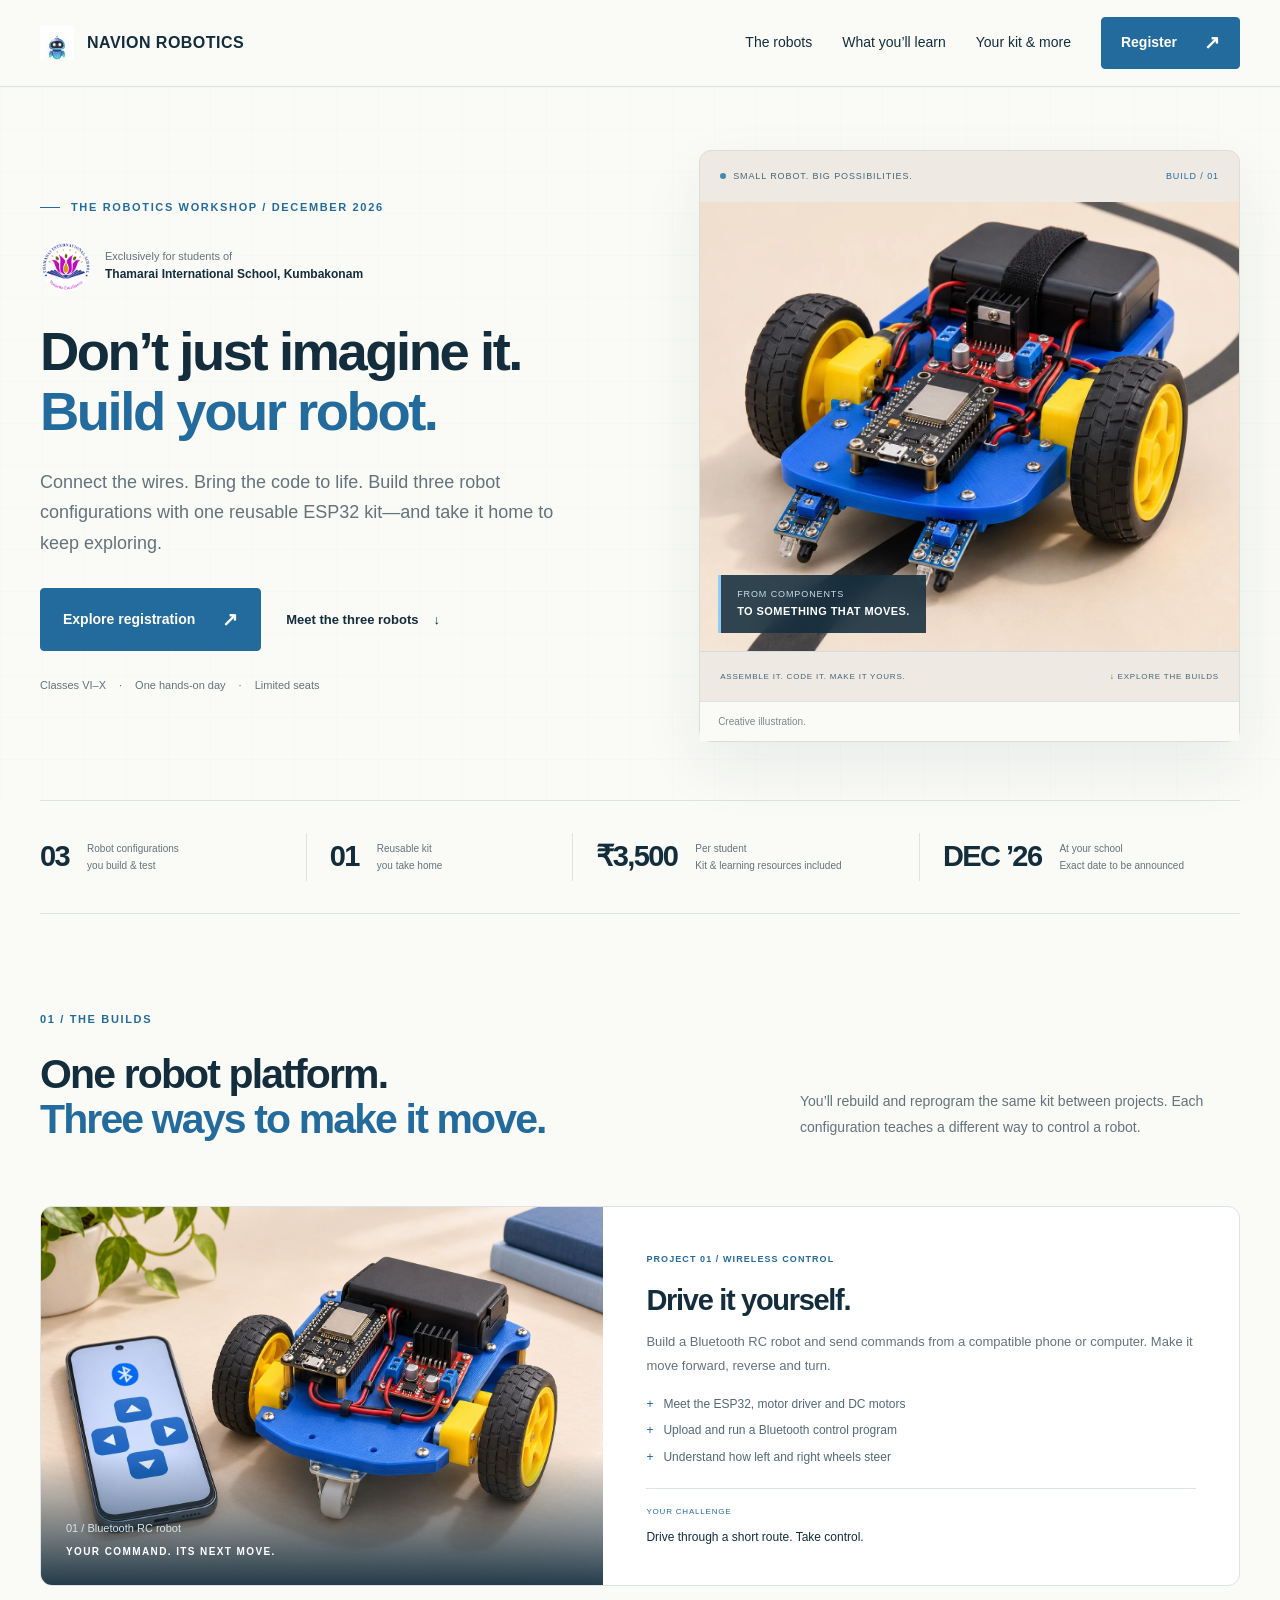
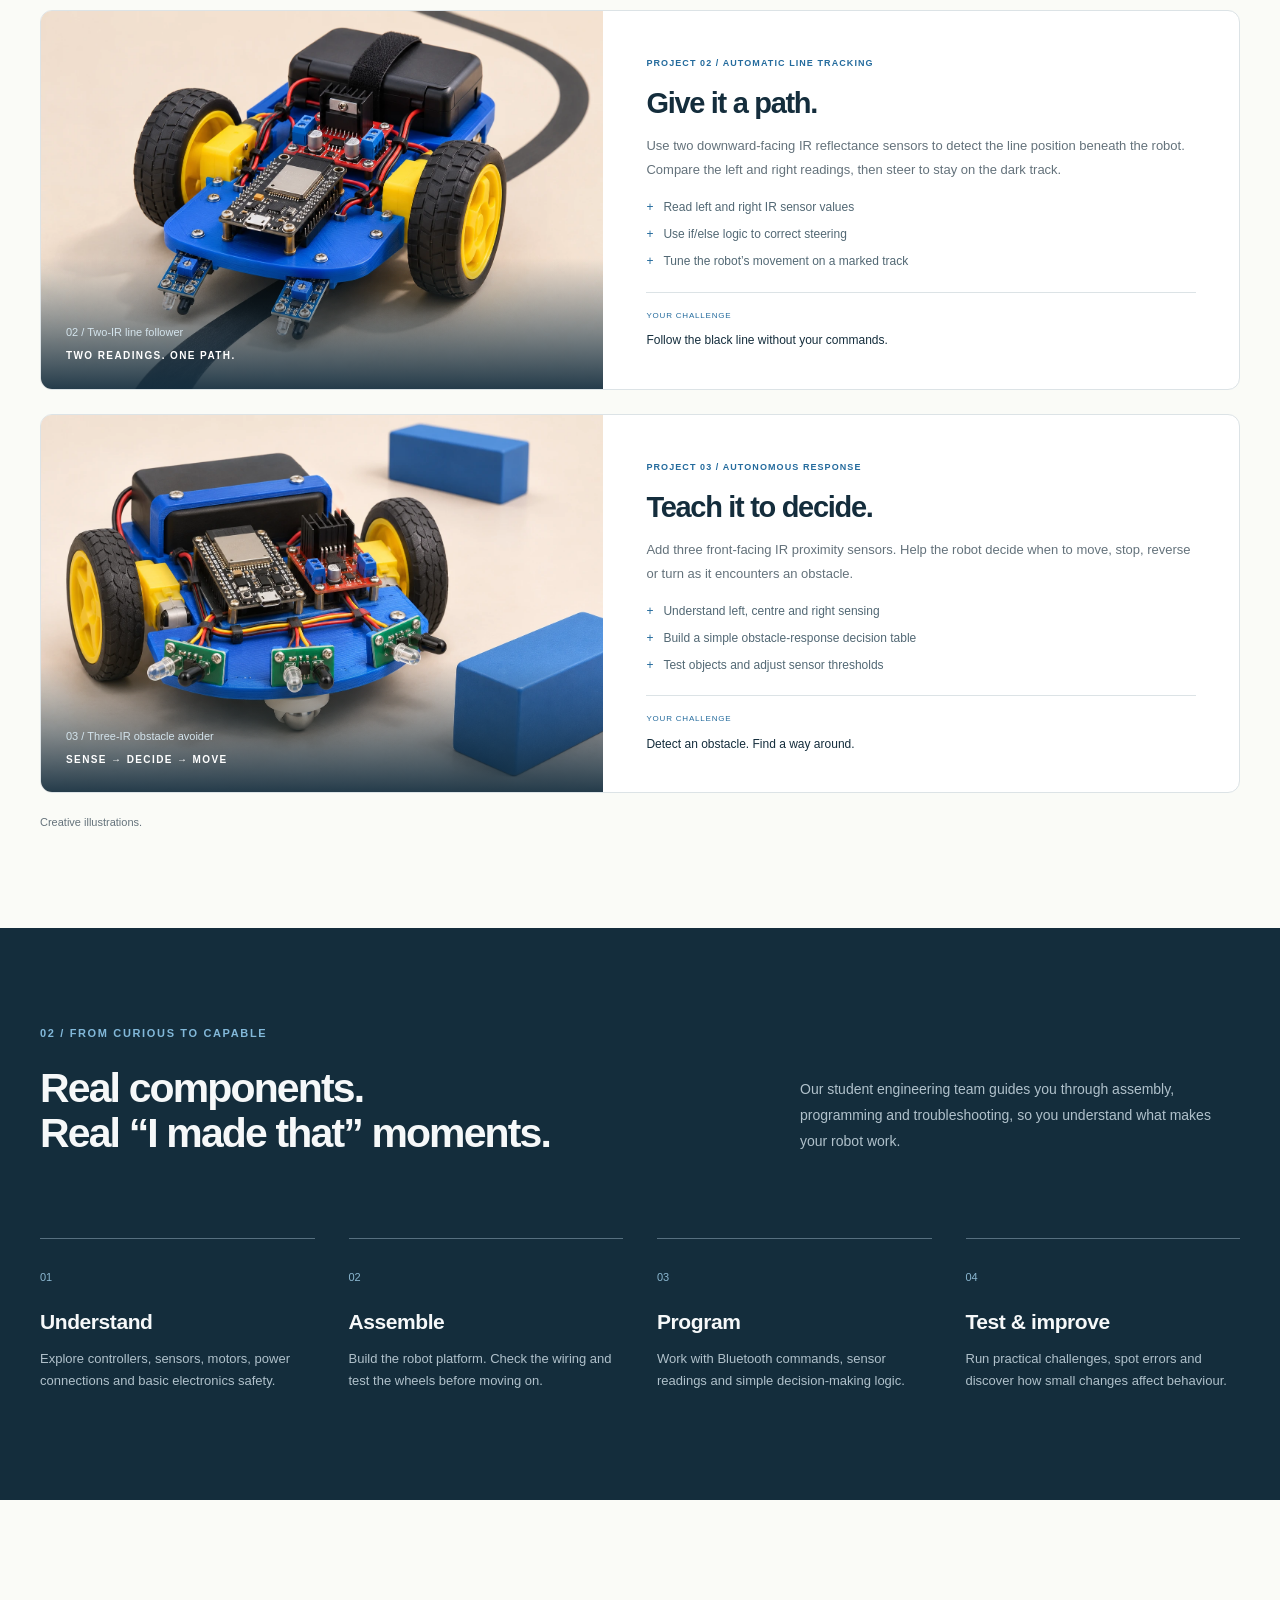
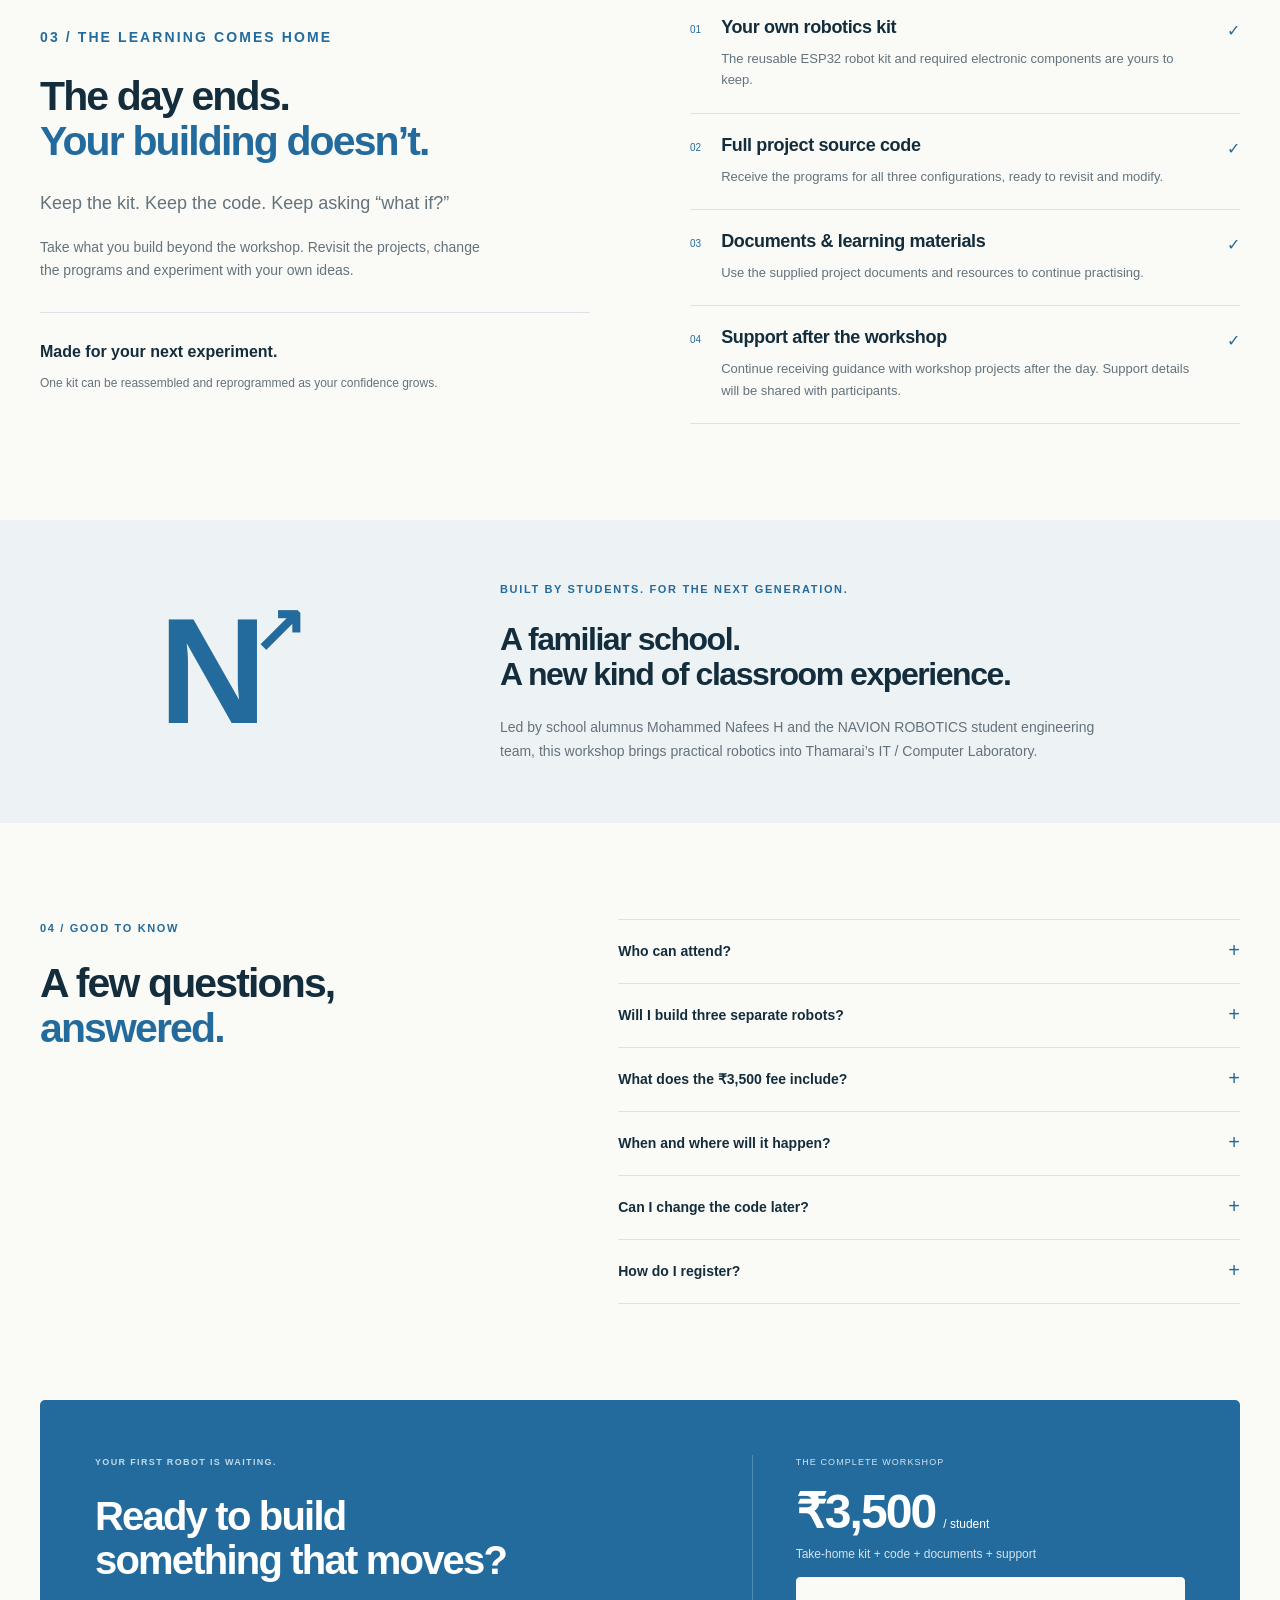
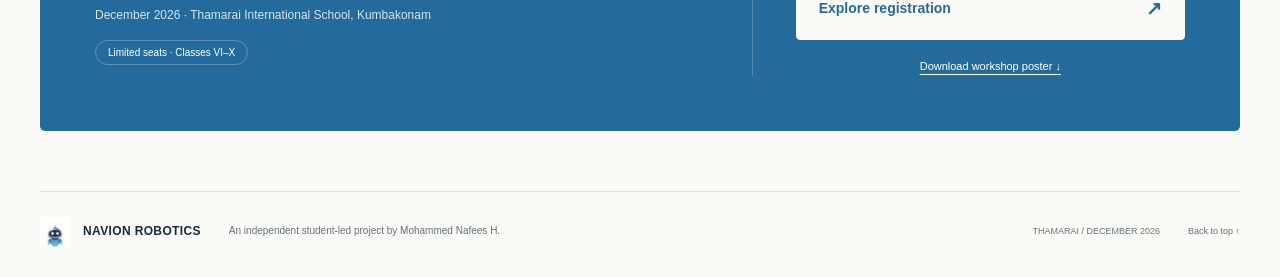
<file: index.html>
<!doctype html>
<html lang="en">
<head>
  <meta charset="utf-8"><meta name="viewport" content="width=device-width, initial-scale=1">
  <meta name="robots" content="noindex, nofollow">
  <meta name="description" content="A hands-on Navion Robotics workshop exclusively for Thamarai International School, Kumbakonam. Build, program and test three robot configurations with one take-home ESP32 kit.">
  <meta name="theme-color" content="#246b9d">
  <title>Build your first robot | NAVION ROBOTICS × Thamarai</title>
  <link rel="icon" href="assets/navion.png"><link rel="stylesheet" href="styles.css?v=registration-otp2">
</head>
<body>
<a class="skip" href="#main">Skip to content</a>
<header class="header"><div class="nav wrap">
  <a class="brand" href="index.html" aria-label="Navion Robotics workshop home"><img src="assets/navion.png" alt="" width="34" height="42">NAVION ROBOTICS</a>
  <button class="menu-toggle" aria-label="Open navigation" aria-expanded="false" aria-controls="navigation">Menu <span>☰</span></button>
  <nav id="navigation" aria-label="Main navigation"><a href="#projects">The robots</a><a href="#learn">What you’ll learn</a><a href="#included">Your kit & more</a><a class="button small" href="register.html">Register <span>↗</span></a></nav>
</div></header>
<main id="main">
<section class="hero grid-bg"><div class="wrap hero-grid">
  <div class="hero-copy"><p class="eyebrow"><span></span> THE ROBOTICS WORKSHOP / DECEMBER 2026</p>
    <div class="school-lockup"><img src="assets/thamarai.png" width="52" height="52" alt="Thamarai International School logo"><p>Exclusively for students of<strong>Thamarai International School, Kumbakonam</strong></p></div>
    <h1>Don’t just imagine it.<br><em>Build your robot.</em></h1>
    <p class="intro">Connect the wires. Bring the code to life. Build three robot configurations with one reusable ESP32 kit—and take it home to keep exploring.</p>
    <div class="actions"><a class="button" href="register.html">Explore registration <span>↗</span></a><a class="text-link" href="#projects">Meet the three robots <span>↓</span></a></div>
    <div class="hero-details"><span>Classes VI–X</span><span>One hands-on day</span><span>Limited seats</span></div>
  </div>
  <div class="robot-stage photo-stage"><div class="stage-top"><span class="live-dot"></span> SMALL ROBOT. BIG POSSIBILITIES. <span>BUILD / 01</span></div>
    <div class="hero-photo"><img src="assets/concepts/line-follower-v2.webp" width="1000" height="667" alt="Creative illustration of a blue ESP32 robot with two IR sensors following a black track" fetchpriority="high"><span class="photo-badge">FROM COMPONENTS<br><strong>TO SOMETHING THAT MOVES.</strong></span></div>
    <div class="stage-bottom"><span>ASSEMBLE IT. CODE IT. MAKE IT YOURS.</span><span>↓ EXPLORE THE BUILDS</span></div>
    <p class="illustration-note">Creative illustration.</p>
  </div>
</div></section>
<div class="facts wrap"><div><b>03</b><span>Robot configurations<br>you build & test</span></div><div><b>01</b><span>Reusable kit<br>you take home</span></div><div><b>₹3,500</b><span>Per student<br>Kit & learning resources included</span></div><div><b>DEC ’26</b><span>At your school<br>Exact date to be announced</span></div></div>
<section id="projects" class="section wrap"><div class="section-heading"><div><p class="eyebrow">01 / THE BUILDS</p><h2>One robot platform.<br><em>Three ways to make it move.</em></h2></div><p>You’ll rebuild and reprogram the same kit between projects. Each configuration teaches a different way to control a robot.</p></div>
<div class="project-list">
  <article class="project"><div class="project-visual photo-visual bluetooth-concept"><img src="assets/concepts/bluetooth-control-v2.webp" alt="Creative illustration of a blue ESP32 robot controlled by a phone with directional controls over Bluetooth" loading="lazy" width="1536" height="1024"><div class="photo-caption"><span>01 / Bluetooth RC robot</span><strong>YOUR COMMAND. ITS NEXT MOVE.</strong></div></div><div class="project-copy"><span class="project-number">PROJECT 01 / WIRELESS CONTROL</span><h3>Drive it yourself.</h3><p>Build a Bluetooth RC robot and send commands from a compatible phone or computer. Make it move forward, reverse and turn.</p><ul><li>Meet the ESP32, motor driver and DC motors</li><li>Upload and run a Bluetooth control program</li><li>Understand how left and right wheels steer</li></ul><p class="challenge"><span>YOUR CHALLENGE</span> Drive through a short route. Take control.</p></div></article>
  <article class="project"><div class="project-visual photo-visual line-robot"><img src="assets/concepts/line-follower-v2.webp" alt="Creative illustration of a two-IR line-following robot on a curved black track" loading="lazy" width="960" height="720"><div class="photo-caption"><span>02 / Two-IR line follower</span><strong>TWO READINGS. ONE PATH.</strong></div></div><div class="project-copy"><span class="project-number">PROJECT 02 / AUTOMATIC LINE TRACKING</span><h3>Give it a path.</h3><p>Use two downward-facing IR reflectance sensors to detect the line position beneath the robot. Compare the left and right readings, then steer to stay on the dark track.</p><ul><li>Read left and right IR sensor values</li><li>Use if/else logic to correct steering</li><li>Tune the robot’s movement on a marked track</li></ul><p class="challenge"><span>YOUR CHALLENGE</span> Follow the black line without your commands.</p></div></article>
  <article class="project"><div class="project-visual photo-visual obstacle-concept"><img src="assets/concepts/obstacle-avoider-v2.webp" alt="Creative illustration of a robot with three front-facing IR sensors navigating blue obstacles" loading="lazy" width="960" height="720"><div class="photo-caption"><span>03 / Three-IR obstacle avoider</span><strong>SENSE → DECIDE → MOVE</strong></div></div><div class="project-copy"><span class="project-number">PROJECT 03 / AUTONOMOUS RESPONSE</span><h3>Teach it to decide.</h3><p>Add three front-facing IR proximity sensors. Help the robot decide when to move, stop, reverse or turn as it encounters an obstacle.</p><ul><li>Understand left, centre and right sensing</li><li>Build a simple obstacle-response decision table</li><li>Test objects and adjust sensor thresholds</li></ul><p class="challenge"><span>YOUR CHALLENGE</span> Detect an obstacle. Find a way around.</p></div></article>
</div><p class="caption">Creative illustrations.</p></section>
<section id="learn" class="learn-band"><div class="wrap section"><div class="section-heading"><div><p class="eyebrow">02 / FROM CURIOUS TO CAPABLE</p><h2>Real components.<br>Real “I made that” moments.</h2></div><p>Our student engineering team guides you through assembly, programming and troubleshooting, so you understand what makes your robot work.</p></div><div class="learning-steps"><article><span>01</span><h3>Understand</h3><p>Explore controllers, sensors, motors, power connections and basic electronics safety.</p></article><article><span>02</span><h3>Assemble</h3><p>Build the robot platform. Check the wiring and test the wheels before moving on.</p></article><article><span>03</span><h3>Program</h3><p>Work with Bluetooth commands, sensor readings and simple decision-making logic.</p></article><article><span>04</span><h3>Test & improve</h3><p>Run practical challenges, spot errors and discover how small changes affect behaviour.</p></article></div></div></section>
<section id="included" class="section wrap takeaway"><div><p class="eyebrow">03 / THE LEARNING COMES HOME</p><h2>The day ends.<br><em>Your building doesn’t.</em></h2><p class="intro">Keep the kit. Keep the code. Keep asking “what if?”</p><p>Take what you build beyond the workshop. Revisit the projects, change the programs and experiment with your own ideas.</p><div class="kit-note"><p><strong>Made for your next experiment.</strong>One kit can be reassembled and reprogrammed as your confidence grows.</p></div></div><div class="included-list"><article><span>01</span><div><h3>Your own robotics kit</h3><p>The reusable ESP32 robot kit and required electronic components are yours to keep.</p></div><b>✓</b></article><article><span>02</span><div><h3>Full project source code</h3><p>Receive the programs for all three configurations, ready to revisit and modify.</p></div><b>✓</b></article><article><span>03</span><div><h3>Documents & learning materials</h3><p>Use the supplied project documents and resources to continue practising.</p></div><b>✓</b></article><article><span>04</span><div><h3>Support after the workshop</h3><p>Continue receiving guidance with workshop projects after the day. Support details will be shared with participants.</p></div><b>✓</b></article></div></section>
<section class="about-band"><div class="wrap about-inner"><span class="about-mark">N<span>↗</span></span><div><p class="eyebrow">BUILT BY STUDENTS. FOR THE NEXT GENERATION.</p><h2>A familiar school.<br>A new kind of classroom experience.</h2><p>Led by school alumnus Mohammed Nafees H and the NAVION ROBOTICS student engineering team, this workshop brings practical robotics into Thamarai’s IT / Computer Laboratory.</p></div></div></section>
<section class="section wrap faq-section"><div><p class="eyebrow">04 / GOOD TO KNOW</p><h2>A few questions,<br><em>answered.</em></h2></div><div class="faqs"><details><summary>Who can attend?</summary><p>This workshop is exclusively for students in Classes VI to X at Thamarai International School, Kumbakonam.</p></details><details><summary>Will I build three separate robots?</summary><p>You’ll build and test three different configurations using one reusable ESP32 robot kit. You’ll reassemble and reprogram the kit between projects, then take that kit home.</p></details><details><summary>What does the ₹3,500 fee include?</summary><p>Your take-home robotics kit, required electronic components, guided instruction, practical testing, full project code, documents and support after the workshop.</p></details><details><summary>When and where will it happen?</summary><p>It is planned for December 2026 in the school IT / Computer Laboratory. The exact date will be announced after coordination with the school.</p></details><details><summary>Can I change the code later?</summary><p>Yes. You’ll receive the full project source code and documents so you can modify the programs and keep experimenting with your kit.</p></details><details><summary>How do I register?</summary><p>Complete the registration form with a parent or guardian. Once payment is successful, we’ll send you the link to join the workshop WhatsApp group for further details.</p></details></div></section>
<section id="join" class="wrap join-section"><div class="join"><div><p class="eyebrow">YOUR FIRST ROBOT IS WAITING.</p><h2>Ready to build<br>something that moves?</h2><p>December 2026 · Thamarai International School, Kumbakonam</p><span class="seat-label">Limited seats · Classes VI–X</span></div><div class="join-price"><span>THE COMPLETE WORKSHOP</span><strong>₹3,500<small>/ student</small></strong><p>Take-home kit + code + documents + support</p><a class="button light" href="register.html">Explore registration <span>↗</span></a><a class="poster-link" href="assets/workshop-poster.svg" download="NAVION_Thamarai_Workshop_Poster.svg">Download workshop poster ↓</a></div></div></section>
</main>
<footer class="wrap footer"><div class="brand"><img src="assets/navion.png" width="30" height="38" alt="">NAVION ROBOTICS</div><p>An independent student-led project by Mohammed Nafees H.</p><span>THAMARAI / DECEMBER 2026</span><a href="#main">Back to top ↑</a></footer>
<script src="app.js"></script>
</body></html>
</file>
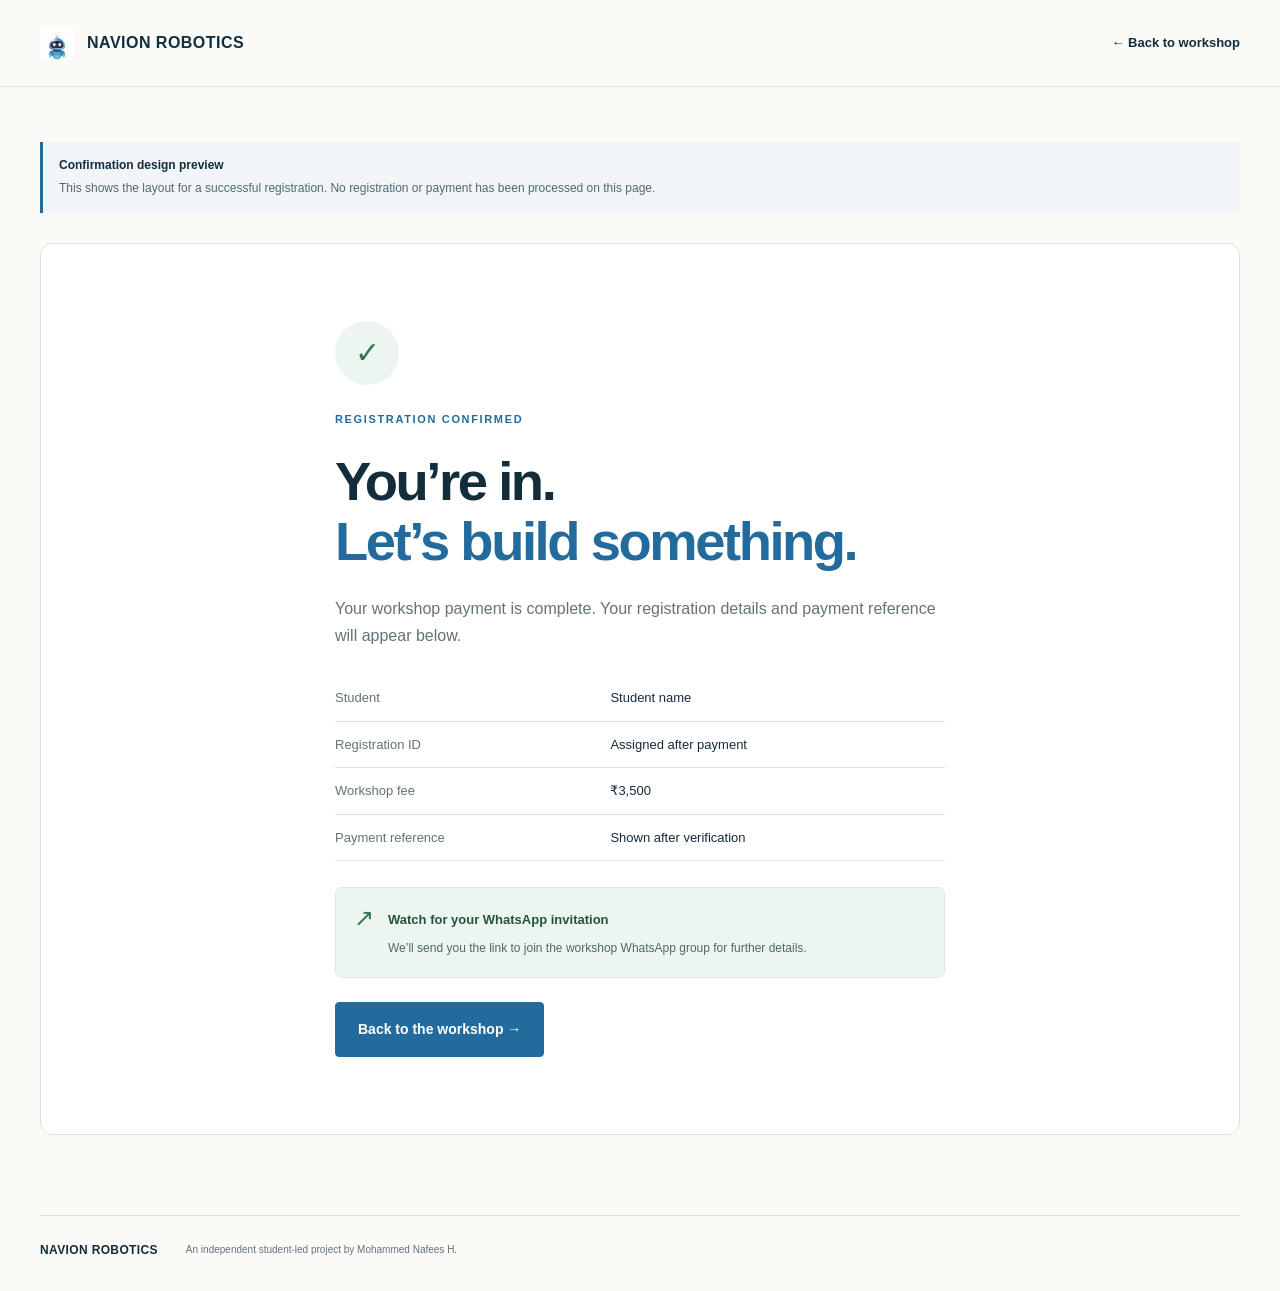
<file: confirmation-preview.html>
<!DOCTYPE html>
<html lang="en"><head><meta charset="utf-8"/><meta content="width=device-width,initial-scale=1" name="viewport"/><meta content="noindex,nofollow" name="robots"/><title>Confirmation design preview | NAVION ROBOTICS</title><link href="assets/navion.png" rel="icon"/><link href="styles.css?v=registration-otp2" rel="stylesheet"/></head><body><a class="skip" href="#main">Skip to content</a><header class="header"><div class="nav wrap"><a class="brand" href="index.html"><img alt="" height="42" src="assets/navion.png" width="34"/>NAVION ROBOTICS</a><a class="text-link" href="index.html">← Back to workshop</a></div></header><main class="wrap enrolment" id="main"><div class="prototype-note"><strong>Confirmation design preview</strong>This shows the layout for a successful registration. No registration or payment has been processed on this page.</div><div class="form-card"><section class="payment-confirmed"><span aria-hidden="true" class="confirmation-icon">✓</span><p class="eyebrow">REGISTRATION CONFIRMED</p><h1>You’re in.<br/><em>Let’s build something.</em></h1><p>Your workshop payment is complete. Your registration details and payment reference will appear below.</p><dl class="review-details"><div><dt>Student</dt><dd>Student name</dd></div><div><dt>Registration ID</dt><dd>Assigned after payment</dd></div><div><dt>Workshop fee</dt><dd>₹3,500</dd></div><div><dt>Payment reference</dt><dd>Shown after verification</dd></div></dl><div class="whatsapp-note"><span aria-hidden="true">↗</span><div><strong>Watch for your WhatsApp invitation</strong><p>We’ll send you the link to join the workshop WhatsApp group for further details.</p></div></div><a class="button" href="index.html">Back to the workshop →</a></section></div></main><footer class="wrap footer"><div class="brand">NAVION ROBOTICS</div><p>An independent student-led project by Mohammed Nafees H.</p></footer></body></html>
</file>
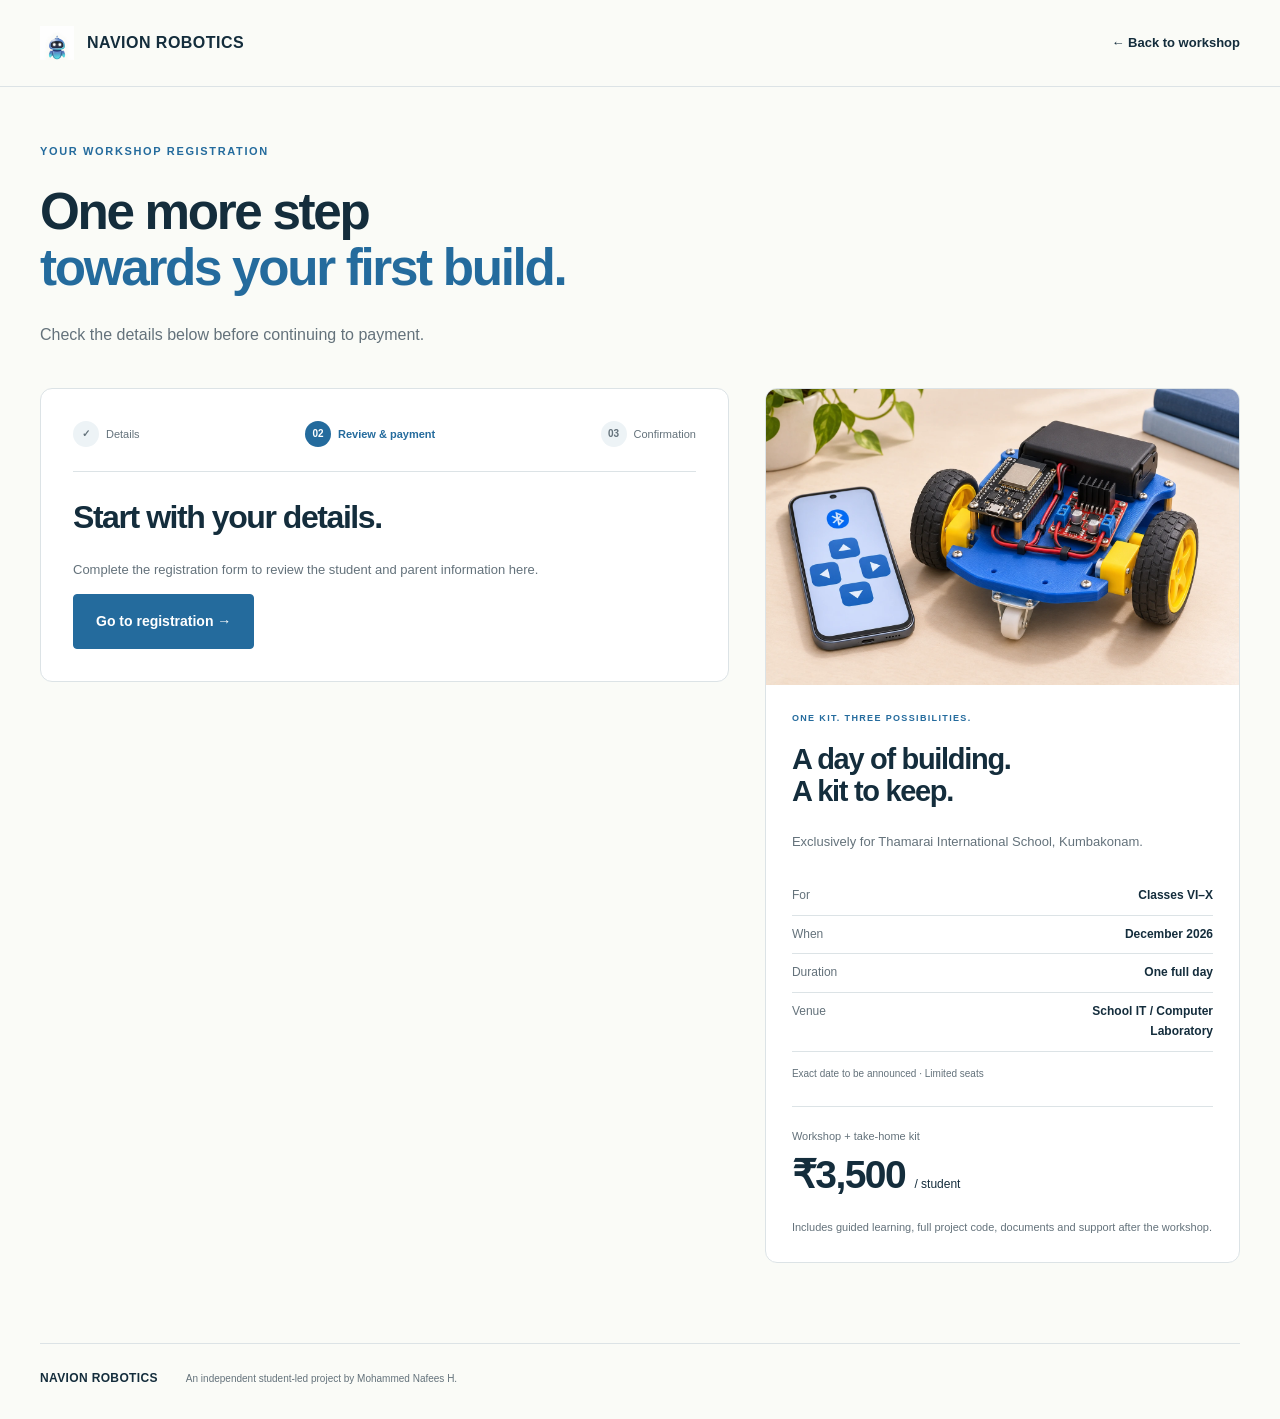
<file: confirmation.html>
<!doctype html><html lang="en"><head><meta charset="utf-8"><meta name="viewport" content="width=device-width,initial-scale=1"><meta name="robots" content="noindex,nofollow"><title>Review your registration | NAVION ROBOTICS</title><link rel="icon" href="assets/navion.png"><link rel="stylesheet" href="styles.css?v=registration-otp2"></head><body><a class="skip" href="#main">Skip to content</a><header class="header"><div class="nav wrap"><a class="brand" href="index.html"><img src="assets/navion.png" width="34" height="42" alt="">NAVION ROBOTICS</a><a class="text-link" href="index.html">← Back to workshop</a></div></header><main id="main" class="wrap enrolment"><div class="enrolment-intro"><p class="eyebrow">YOUR WORKSHOP REGISTRATION</p><h1>One more step<br><em>towards your first build.</em></h1><p>Check the details below before continuing to payment.</p></div><div class="enrolment-layout"><section class="form-card review-card"><ol class="booking-steps" aria-label="Registration steps"><li><b>✓</b> Details</li><li aria-current="step"><b>02</b> Review & payment</li><li><b>03</b> Confirmation</li></ol><div id="empty-registration" hidden><h2>Start with your details.</h2><p>Complete the registration form to review the student and parent information here.</p><a class="button" href="register.html">Go to registration →</a></div><div id="registration-review" hidden><span class="status">PAYMENT PENDING</span><h2>Everything look right?</h2><p>This is a preview of your details. No registration has been submitted and no payment has been taken.</p><dl class="review-details" id="review-details"></dl><a class="text-link" href="register.html">← Edit your details</a><div class="payment-panel"><div class="payment-heading"><span>Amount to pay</span><strong>₹3,500</strong></div><button class="button form-submit" type="button" disabled aria-describedby="payment-help">Pay ₹3,500 with Razorpay <span>→</span></button><p id="payment-help">Online payment will be available when registration opens.</p></div><div class="whatsapp-note"><span aria-hidden="true">↗</span><div><strong>Stay connected after payment</strong><p>Once payment is successful, we’ll send you the link to join the workshop WhatsApp group for further details.</p></div></div><p class="form-footnote">Your place is confirmed after successful payment.</p></div></section><aside class="booking-summary"><img class="booking-photo" src="assets/concepts/bluetooth-control-v2.webp" alt="Creative illustration of a Bluetooth-controlled robot" width="1536" height="1024"><div class="booking-summary-copy"><p class="eyebrow">ONE KIT. THREE POSSIBILITIES.</p><h2>A day of building.<br>A kit to keep.</h2><p>Exclusively for Thamarai International School, Kumbakonam.</p><dl class="booking-facts"><div><dt>For</dt><dd>Classes VI–X</dd></div><div><dt>When</dt><dd>December 2026</dd></div><div><dt>Duration</dt><dd>One full day</dd></div><div><dt>Venue</dt><dd>School IT / Computer Laboratory</dd></div></dl><p class="booking-date">Exact date to be announced · Limited seats</p><div class="booking-total"><span>Workshop + take-home kit<strong>₹3,500 <small>/ student</small></strong></span></div><p class="booking-benefits">Includes guided learning, full project code, documents and support after the workshop.</p></div></aside></div></main><template id="verified-payment-confirmation"><section class="payment-confirmed"><span class="confirmation-icon" aria-hidden="true">✓</span><p class="eyebrow">REGISTRATION CONFIRMED</p><h1>You’re in.<br><em>Let’s build something.</em></h1><p>Your workshop payment is complete. Your registration details and payment reference will appear below.</p><dl class="review-details" data-verified-receipt></dl><div class="whatsapp-note"><span aria-hidden="true">↗</span><div><strong>Watch for your WhatsApp invitation</strong><p>We’ll send you the link to join the workshop WhatsApp group for further details.</p></div></div><a class="button" href="index.html">Back to the workshop →</a></section></template><footer class="wrap footer"><div class="brand">NAVION ROBOTICS</div><p>An independent student-led project by Mohammed Nafees H.</p></footer><script src="registration.js"></script></body></html>
</file>
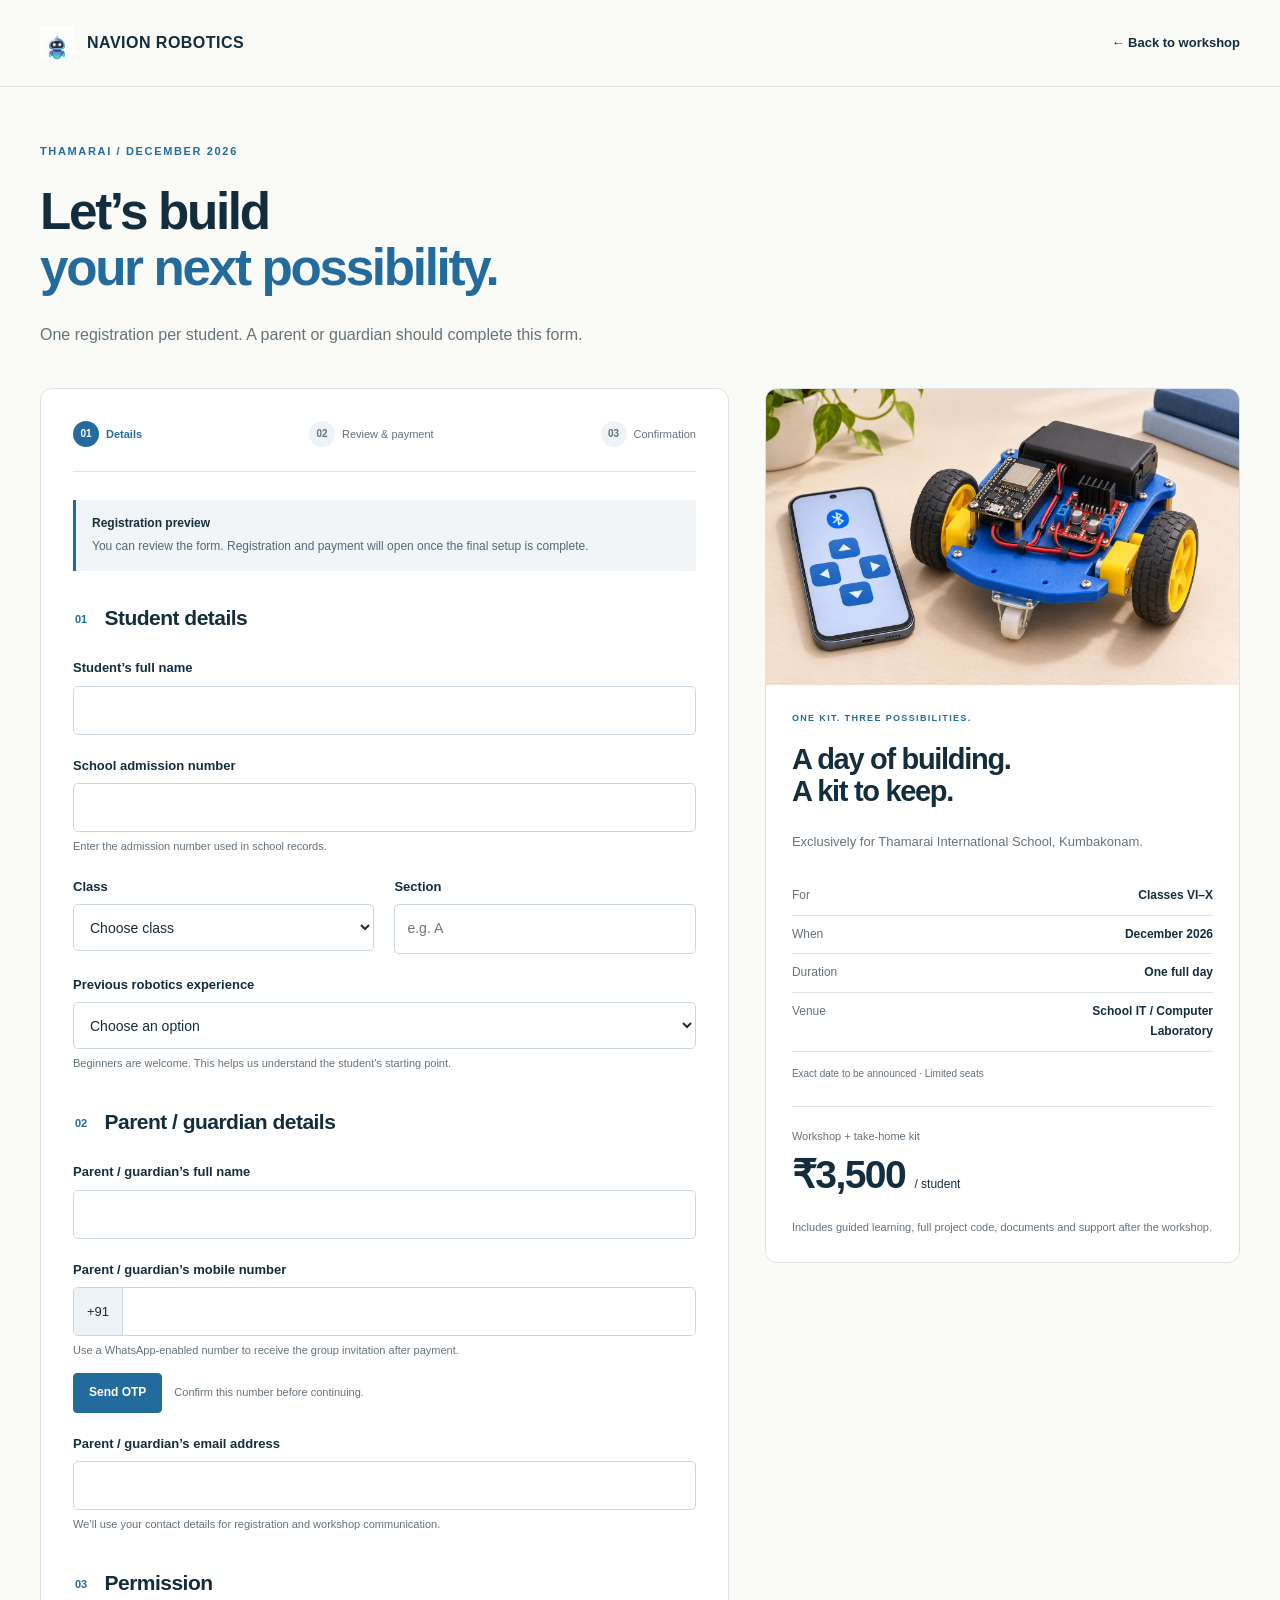
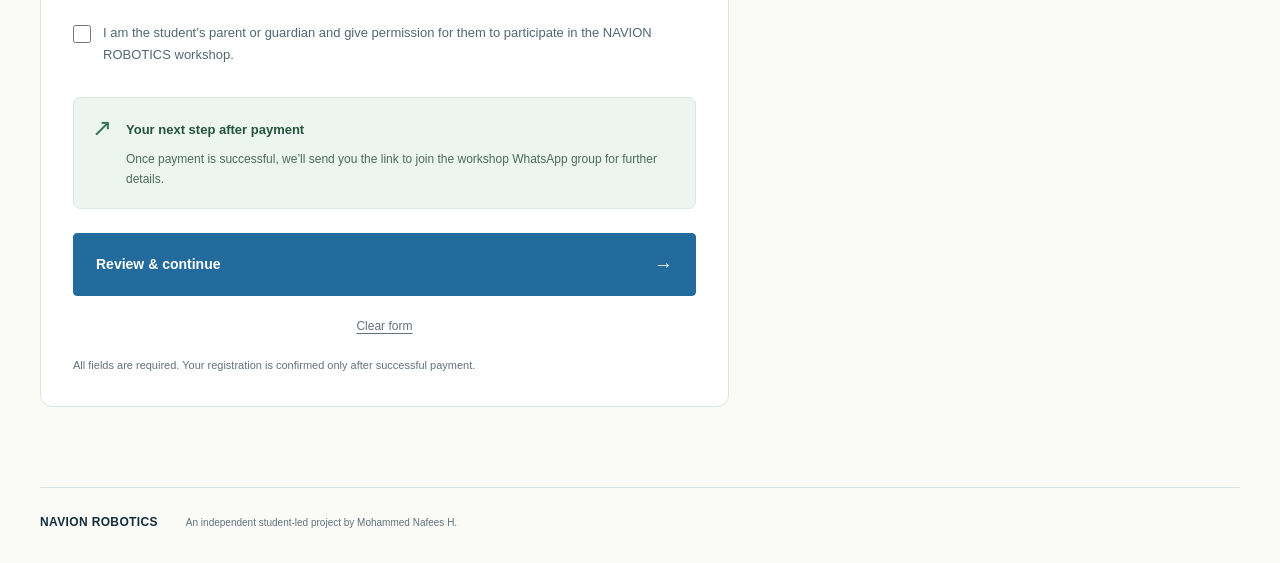
<file: register.html>
<!doctype html><html lang="en"><head><meta charset="utf-8"><meta name="viewport" content="width=device-width,initial-scale=1"><meta name="robots" content="noindex,nofollow"><title>Workshop registration | NAVION ROBOTICS</title><link rel="icon" href="assets/navion.png"><link rel="stylesheet" href="styles.css?v=registration-otp2"></head><body><a class="skip" href="#main">Skip to content</a><header class="header"><div class="nav wrap"><a class="brand" href="index.html"><img src="assets/navion.png" width="34" height="42" alt="">NAVION ROBOTICS</a><a class="text-link" href="index.html">← Back to workshop</a></div></header><main id="main" class="wrap enrolment"><div class="enrolment-intro"><p class="eyebrow">THAMARAI / DECEMBER 2026</p><h1>Let’s build<br><em>your next possibility.</em></h1><p>One registration per student. A parent or guardian should complete this form.</p></div><div class="enrolment-layout"><div class="form-card"><ol class="booking-steps" aria-label="Registration steps"><li aria-current="step"><b>01</b> Details</li><li><b>02</b> Review & payment</li><li><b>03</b> Confirmation</li></ol><div class="prototype-note"><strong>Registration preview</strong> You can review the form. Registration and payment will open once the final setup is complete.</div><form id="workshop-registration" action="register.html" method="post"><fieldset><legend><span>01</span> Student details</legend><div class="field-grid"><div class="field full"><label for="student-name">Student’s full name</label><input id="student-name" name="student_name" autocomplete="section-student name" maxlength="100" required></div><div class="field full"><label for="admission-number">School admission number</label><input id="admission-number" name="admission_number" maxlength="40" autocomplete="off" required aria-describedby="admission-help"><small id="admission-help">Enter the admission number used in school records.</small></div><div class="field"><label for="student-class">Class</label><select id="student-class" name="student_class" required><option value="">Choose class</option><option>VI</option><option>VII</option><option>VIII</option><option>IX</option><option>X</option></select></div><div class="field"><label for="student-section">Section</label><input id="student-section" name="student_section" maxlength="20" placeholder="e.g. A" autocomplete="off" required></div><div class="field full"><label for="robotics-experience">Previous robotics experience</label><select id="robotics-experience" name="robotics_experience" required><option value="">Choose an option</option><option value="beginner">No previous experience</option><option value="basic">School classes or basic projects</option><option value="experienced">Built or programmed a robot before</option></select><small>Beginners are welcome. This helps us understand the student’s starting point.</small></div></div></fieldset><fieldset><legend><span>02</span> Parent / guardian details</legend><div class="field-grid"><div class="field full"><label for="guardian-name">Parent / guardian’s full name</label><input id="guardian-name" name="guardian_name" autocomplete="section-guardian name" maxlength="100" required></div><div class="field full"><label for="guardian-mobile">Parent / guardian’s mobile number</label><div class="phone-input"><span>+91</span><input id="guardian-mobile" name="guardian_mobile" type="tel" inputmode="numeric" autocomplete="section-guardian tel-national" pattern="[6-9][0-9]{9}" maxlength="10" title="Enter a valid 10-digit Indian mobile number without +91" required aria-describedby="mobile-help"></div><small id="mobile-help">Use a WhatsApp-enabled number to receive the group invitation after payment.</small><div class="otp-control"><button id="send-otp" class="button otp-button" type="button" aria-controls="otp-panel" aria-expanded="false">Send OTP</button><span id="otp-status" class="otp-status" role="status" aria-live="polite">Confirm this number before continuing.</span></div><div id="otp-panel" class="otp-panel" hidden><p class="otp-preview-notice"><strong>OTP preview — no message is sent.</strong> For this demo, enter <b>123456</b>. Live OTP verification will be enabled when registration opens.</p><label for="mobile-otp">6-digit OTP</label><div class="otp-entry"><input id="mobile-otp" type="text" inputmode="numeric" autocomplete="one-time-code" pattern="[0-9]{6}" maxlength="6" aria-describedby="otp-feedback" disabled><button id="verify-otp" class="button" type="button">Confirm OTP</button></div><p id="otp-feedback" class="otp-feedback" role="status" aria-live="polite"></p><button id="resend-otp" class="clear-form otp-resend" type="button">Resend OTP</button></div></div><div class="field full"><label for="guardian-email">Parent / guardian’s email address</label><input id="guardian-email" name="guardian_email" type="email" autocomplete="section-guardian email" maxlength="254" required><small>We’ll use your contact details for registration and workshop communication.</small></div></div></fieldset><fieldset class="permission"><legend><span>03</span> Permission</legend><label class="checkbox-label"><input type="checkbox" id="guardian-consent" name="guardian_consent" required><span>I am the student’s parent or guardian and give permission for them to participate in the NAVION ROBOTICS workshop.</span></label></fieldset><div class="whatsapp-note"><span aria-hidden="true">↗</span><div><strong>Your next step after payment</strong><p>Once payment is successful, we’ll send you the link to join the workshop WhatsApp group for further details.</p></div></div><p id="registration-error" class="form-error" role="alert" hidden></p><button class="button form-submit" type="submit">Review & continue <span>→</span></button><button class="clear-form" type="reset">Clear form</button><p class="form-footnote">All fields are required. Your registration is confirmed only after successful payment.</p></form><noscript><p>This preview needs JavaScript to review your details. Please enable JavaScript; the form does not send information to a server.</p></noscript></div><aside class="booking-summary"><img class="booking-photo" src="assets/concepts/bluetooth-control-v2.webp" alt="Creative illustration of a Bluetooth-controlled robot" width="1536" height="1024"><div class="booking-summary-copy"><p class="eyebrow">ONE KIT. THREE POSSIBILITIES.</p><h2>A day of building.<br>A kit to keep.</h2><p>Exclusively for Thamarai International School, Kumbakonam.</p><dl class="booking-facts"><div><dt>For</dt><dd>Classes VI–X</dd></div><div><dt>When</dt><dd>December 2026</dd></div><div><dt>Duration</dt><dd>One full day</dd></div><div><dt>Venue</dt><dd>School IT / Computer Laboratory</dd></div></dl><p class="booking-date">Exact date to be announced · Limited seats</p><div class="booking-total"><span>Workshop + take-home kit<strong>₹3,500 <small>/ student</small></strong></span></div><p class="booking-benefits">Includes guided learning, full project code, documents and support after the workshop.</p></div></aside></div></main><footer class="wrap footer"><div class="brand">NAVION ROBOTICS</div><p>An independent student-led project by Mohammed Nafees H.</p></footer><script src="registration.js"></script></body></html>
</file>
<file: styles.css>
:root{--blue:#246b9d;--ink:#142d3c;--muted:#64727b;--paper:#fafbf7;--line:#dce3e6;--pale:#edf3f6}*{box-sizing:border-box}html{scroll-behavior:smooth;scroll-padding-top:100px}body{margin:0;background:var(--paper);color:var(--ink);font-family:'Segoe UI',Arial,sans-serif;font-size:16px;line-height:1.65}a{color:inherit;text-decoration:none}img{max-width:100%;height:auto}button{font:inherit}a:focus-visible,button:focus-visible,summary:focus-visible{outline:3px solid #dd9c27;outline-offset:5px}h1,h2,h3,p{margin-top:0}h1,h2,h3{line-height:1.1;letter-spacing:-.045em}h1{font-size:clamp(40px,4.25vw,66px);font-weight:750;margin-bottom:25px}h2{font-size:clamp(32px,3.2vw,46px);font-weight:700;margin-bottom:24px}h3{font-size:29px;font-weight:650}em{font-style:normal;color:var(--blue)}p{color:var(--muted)}.wrap{width:min(1200px,calc(100% - 80px));margin:auto}.header{position:sticky;top:0;z-index:20;background:rgba(250,251,247,.97);border-bottom:1px solid var(--line)}.nav{height:86px;display:flex;align-items:center;justify-content:space-between;gap:25px}.brand{display:flex;align-items:center;gap:13px;font-size:16px;letter-spacing:.03em;font-weight:800;white-space:nowrap}.brand img{object-fit:contain;max-height:42px}nav{display:flex;gap:30px;align-items:center;font-size:14px;font-weight:500}nav>a:not(.button):hover,.text-link:hover{color:var(--blue)}.button{display:inline-flex;align-items:center;justify-content:center;gap:27px;padding:15px 22px;background:var(--blue);border:1px solid var(--blue);color:#fff;font-size:14px;font-weight:650;border-radius:4px;transition:background .2s,transform .2s}.button:hover{background:#19557f;transform:translateY(-2px)}.button span{font-size:19px}.button.small{padding:9px 19px}.menu-toggle{display:none}.grid-bg{background-image:linear-gradient(#246b9d04 1px,transparent 1px),linear-gradient(90deg,#246b9d04 1px,transparent 1px);background-size:42px 42px}.hero{padding:63px 0 58px}.hero-grid{display:grid;grid-template-columns:1.13fr 1fr;align-items:center;gap:48px}.eyebrow{font-size:11px;letter-spacing:.15em;font-weight:700;color:var(--blue);margin-bottom:24px;display:flex;align-items:center;gap:11px}.eyebrow>span{width:20px;height:1px;background:var(--blue)}.school-lockup{display:flex;gap:13px;align-items:center;margin-bottom:30px}.school-lockup img{object-fit:contain;max-height:52px}.school-lockup p{font-size:11px;line-height:1.55;margin:0}.school-lockup strong{display:block;font-size:12px;font-weight:600;color:var(--ink)}.intro{font-size:18px;line-height:1.7;max-width:540px}.actions{display:flex;align-items:center;gap:25px;margin:29px 0 25px}.text-link{font-size:13px;font-weight:600;display:flex;gap:15px}.hero-details{display:flex;gap:13px;align-items:center;font-size:11px;color:var(--muted)}.hero-details span+span:before{content:'·';margin-right:13px}.robot-stage{border:1px solid #cddce5;background:#edf3f7;border-radius:5px;position:relative;box-shadow:0 20px 50px #193e5810}.stage-top,.stage-bottom{display:flex;align-items:center;padding:18px 20px;font-size:9px;letter-spacing:.1em;color:#456578;gap:7px}.stage-top>span:last-child{margin-left:auto;color:var(--blue)}.live-dot{height:6px;width:6px;border-radius:100%;background:#4389ae}.stage-grid{height:370px;position:relative;background-image:linear-gradient(#246b9d0b 1px,transparent 1px),linear-gradient(90deg,#246b9d0b 1px,transparent 1px);background-size:24px 24px;overflow:hidden}.robot{width:92%;position:absolute;top:18px;left:4%;filter:drop-shadow(0 20px 15px #16394b20)}.annotation{position:absolute;font-size:8px;letter-spacing:.1em;line-height:1.5;color:var(--blue);background:#edf3f7e6;padding:6px 10px;border-left:1px solid #6b96ad}.annotation b{font-size:10px;font-weight:500;color:#48616e;letter-spacing:0}.a1{top:25px;right:14px}.a2{bottom:70px;left:15px}.a3{bottom:10px;right:12px}.stage-bottom{justify-content:space-between;border-top:1px solid #cfdee5;font-size:8px}.illustration-note{position:absolute;top:100%;font-size:9px;margin-top:12px;color:#7a8890}.facts{display:grid;grid-template-columns:1fr 1fr 1.3fr 1.2fr;padding:32px 0;border-top:1px solid var(--line);border-bottom:1px solid var(--line)}.facts>div{display:flex;align-items:center;gap:18px;padding:0 23px;border-right:1px solid var(--line)}.facts>div:first-child{padding-left:0}.facts>div:last-child{border:0}.facts b{font-size:29px;letter-spacing:-.055em;white-space:nowrap}.facts span{font-size:10px;line-height:1.7;color:var(--muted)}.section{padding-top:96px;padding-bottom:96px}.section-heading{display:grid;grid-template-columns:1.5fr 1fr;gap:100px;align-items:end;margin-bottom:40px}.section-heading p:last-child{font-size:14px;margin-bottom:25px;line-height:1.85}.project-list{display:grid;gap:24px}.project{display:grid;grid-template-columns:1fr 1.13fr;border:1px solid var(--line);border-radius:5px;overflow:hidden;background:#fff}.project-visual{position:relative;min-height:320px;background:#edf3f6;overflow:hidden}.project-visual img{position:absolute;width:70%;left:24%;top:3%;filter:drop-shadow(0 12px 8px #142d3c18)}.visual-tag{position:absolute;top:23px;left:25px;font-size:9px;letter-spacing:.1em;z-index:2;color:#547488}.visual-label{position:absolute;bottom:20px;left:25px;font-size:9px;letter-spacing:.13em;color:#547488}.remote-icon{position:absolute;left:35px;top:112px;border:1px solid #9eb6c3;border-radius:20px;padding:10px 14px;line-height:1.6;text-align:center;font-size:20px;color:var(--blue);background:#fafbf7;transform:rotate(-8deg)}.remote-icon span{font-size:13px}.signal{position:absolute;left:135px;top:150px;color:#76a5bc;font-size:22px;letter-spacing:4px;transform:rotate(-12deg)}.project-copy{padding:37px 43px}.project-number{font-size:9px;letter-spacing:.12em;color:var(--blue);font-weight:650}.project-copy h3{margin:14px 0}.project-copy>p{font-size:13px;line-height:1.85;margin-bottom:16px}.project-copy ul{list-style:none;padding:0;margin:0 0 20px;color:#526874;font-size:12px}.project-copy li{margin:7px 0;padding-left:17px;position:relative}.project-copy li:before{content:'+';position:absolute;left:0;color:var(--blue)}.project-copy .challenge{padding-top:16px;border-top:1px solid var(--line);margin:0;color:var(--ink);font-size:12px}.challenge span{font-size:8px;letter-spacing:.1em;display:block;margin-bottom:6px;color:var(--blue)}.line{background:#f0f0e8}.line img{left:20%;top:8%;width:70%;transform:rotate(12deg)}.track{position:absolute;width:100%;height:100%;opacity:.8}.avoid{background:#edf2ec}.avoid img{top:30px;left:17%}.obstacle{position:absolute;background:#c4ccc2;border:1px solid #acbba9;transform:skewY(-12deg);box-shadow:10px 6px 0 #aab9a6}.o1{top:60px;right:55px;width:60px;height:65px}.o2{bottom:55px;left:40px;width:45px;height:40px}.sensor-rays{position:absolute;width:170px;height:170px;border:1px dashed #609c85;border-radius:100%;right:34px;bottom:20px}.caption{font-size:11px;margin:20px 0 0}.learn-band{background:var(--ink);color:#f6f8f9}.learn-band .eyebrow{color:#82b8d9}.learn-band p{color:#b0c1cb}.learning-steps{display:grid;grid-template-columns:repeat(4,1fr);gap:34px;margin-top:58px}.learning-steps article{border-top:1px solid #577080;padding-top:24px}.learning-steps article>span{font-size:11px;color:#8bb7d0}.learning-steps h3{font-size:21px;margin:21px 0 15px;letter-spacing:-.02em}.learning-steps p{font-size:13px}.takeaway{display:grid;grid-template-columns:1fr 1fr;gap:100px;align-items:center}.takeaway>div>p:not(.eyebrow){max-width:460px}.takeaway>div>p{font-size:14px}.takeaway>div>.intro{font-size:18px}.kit-note{display:flex;gap:18px;border-top:1px solid var(--line);padding-top:23px;margin-top:30px}.kit-note>span{font-size:30px;color:var(--blue)}.kit-note p{font-size:12px}.kit-note strong{display:block;color:var(--ink);margin-bottom:5px}.included-list article{display:flex;align-items:flex-start;gap:20px;padding:22px 0;border-bottom:1px solid var(--line)}.included-list article>span{font-size:10px;color:var(--blue);padding-top:4px}.included-list h3{font-size:18px;letter-spacing:-.02em;margin-bottom:10px}.included-list p{font-size:13px;margin:0}.included-list b{margin-left:auto;color:var(--blue);font-weight:400}.about-band{background:#edf2f5}.about-inner{display:grid;grid-template-columns:1fr 2fr;gap:90px;align-items:center;padding-top:60px;padding-bottom:60px}.about-mark{font-size:150px;font-weight:800;letter-spacing:-.1em;line-height:1;color:var(--blue);text-align:center}.about-mark span{font-size:65px;vertical-align:top}.about-inner h2{font-size:32px}.about-inner p:last-child{font-size:14px;margin:0;max-width:620px}.faq-section{display:grid;grid-template-columns:1fr 1.3fr;gap:100px}.faqs details{border-bottom:1px solid var(--line);padding:20px 0}.faqs details:first-child{border-top:1px solid var(--line)}summary{font-size:14px;font-weight:600;cursor:pointer;list-style:none;display:flex;justify-content:space-between;gap:20px}summary::-webkit-details-marker{display:none}summary:after{content:'+';font-weight:400;color:var(--blue);font-size:20px;line-height:1}details[open] summary:after{content:'−'}.faqs p{margin:16px 25px 0 0;font-size:13px}.join-section{padding-bottom:60px}.join{background:var(--blue);color:white;padding:55px;display:grid;grid-template-columns:1.4fr 1fr;gap:50px;border-radius:5px}.join .eyebrow{color:#bed9eb;font-size:9px}.join h2{font-size:40px}.join p{color:#d2e4ef;font-size:12px}.seat-label{font-size:10px;border:1px solid #ffffff40;padding:6px 12px;border-radius:30px}.join-price{border-left:1px solid #ffffff35;padding-left:43px;display:flex;flex-direction:column;justify-content:center}.join-price>span{font-size:9px;letter-spacing:.12em;color:#d2e4ef}.join-price strong{display:block;font-size:48px;letter-spacing:-.04em;line-height:1.4;margin-top:8px;font-weight:650}.join-price small{font-size:12px;font-weight:400;letter-spacing:0;margin-left:8px}.button.light{background:#fafbf7;color:var(--blue);border-color:#fafbf7;justify-content:space-between}.button.light:hover{background:#e4eff6}.poster-link{font-size:11px;text-align:center;margin-top:17px;text-decoration:underline;text-underline-offset:4px}.footer{display:flex;align-items:center;flex-wrap:wrap;column-gap:28px;row-gap:14px;border-top:1px solid var(--line);padding-top:25px;padding-bottom:30px}.footer .brand{font-size:12px}.footer p{font-size:10px;margin:0;flex:1}.footer>span,.footer>a{font-size:9px;color:var(--muted)}.skip{position:fixed;left:15px;top:-100px;z-index:100;background:#fff;padding:12px}.skip:focus{top:15px}.registration{min-height:75vh;padding:90px 0}.registration .registration-card{max-width:700px;margin:auto;padding:50px;border:1px solid var(--line);background:white}.registration h1{font-size:42px}.status{display:inline-block;border:1px solid #cddce5;background:var(--pale);padding:5px 12px;font-size:11px;border-radius:20px;margin-bottom:25px}.registration-card .actions{flex-wrap:wrap}.registration-card ul{padding-left:20px;font-size:14px;color:var(--muted)}
@media(min-width:1450px){.hero{padding:85px 0}}@media(max-width:1050px){.wrap{width:calc(100% - 48px)}nav{gap:18px}.hero-grid{gap:28px}.hero h1{font-size:45px}.hero .intro{font-size:16px}.stage-grid{height:330px}.actions{gap:16px;flex-wrap:wrap}.facts>div{padding:0 15px;gap:12px}.facts b{font-size:24px}.facts span{font-size:9px}.section-heading,.takeaway,.faq-section{gap:50px}.project-copy{padding:28px}.project-visual img{top:35px}.learning-steps{gap:24px}.join{padding:40px;gap:30px}.join-price{padding-left:30px}.join h2{font-size:34px}}
@media(max-width:760px){.wrap{width:calc(100% - 36px)}.nav{height:72px}.brand{font-size:13px;gap:8px}.brand img{width:28px}.menu-toggle{display:flex;gap:10px;background:transparent;border:1px solid var(--line);padding:6px 11px;border-radius:3px;font-size:12px;color:var(--ink)}nav{display:none;position:absolute;top:72px;left:0;right:0;padding:20px;background:var(--paper);box-shadow:0 8px 15px #142d3c10;flex-direction:column;align-items:stretch;gap:18px;border-bottom:1px solid var(--line)}nav.open{display:flex}.hero{padding:35px 0 45px}.hero-grid{grid-template-columns:1fr;gap:37px}.hero h1{font-size:43px;letter-spacing:-.05em}.eyebrow{font-size:9px;margin-bottom:23px}.school-lockup{margin-bottom:25px}.school-lockup strong{font-size:11px}.school-lockup p{font-size:10px}.hero .intro{font-size:16px}.hero-details{font-size:10px;gap:10px}.hero-details span+span:before{margin-right:10px}.robot-stage{margin-bottom:20px}.stage-grid{height:350px}.robot{max-height:340px}.facts{grid-template-columns:1fr 1fr;padding:8px 0;gap:0}.facts>div,.facts>div:first-child{padding:19px 10px;gap:15px;border-right:0}.facts>div:nth-child(odd){border-right:1px solid var(--line)}.facts>div:nth-child(-n+2){border-bottom:1px solid var(--line)}.facts b{font-size:25px}.facts span{font-size:9px}.section{padding-top:60px;padding-bottom:60px}.section-heading{grid-template-columns:1fr;gap:0;margin-bottom:26px}h2{font-size:33px}.section-heading p:last-child{font-size:14px;margin-bottom:0}.project{grid-template-columns:1fr}.project-visual{min-height:280px}.project-visual img{width:66%;height:260px;left:26%;top:7px}.project-copy{padding:28px}.project-copy h3{font-size:28px}.project-copy p{font-size:14px}.project-copy ul{font-size:13px}.learning-steps{grid-template-columns:1fr 1fr;gap:25px;margin-top:32px}.learning-steps h3{font-size:20px}.learning-steps p{font-size:12px}.takeaway{grid-template-columns:1fr;gap:20px}.about-inner{grid-template-columns:1fr;gap:20px;padding-top:45px;padding-bottom:45px}.about-mark{display:none}.about-inner h2{font-size:31px}.faq-section{grid-template-columns:1fr;gap:15px}.join{grid-template-columns:1fr;padding:30px 25px;gap:30px}.join h2{font-size:34px}.join-price{border-left:0;border-top:1px solid #ffffff35;padding-left:0;padding-top:25px}.join-price strong{font-size:43px}.join-section{padding-bottom:40px}.footer{align-items:flex-start;gap:12px}.footer p{flex-basis:100%;order:2}.footer>span{display:none}.footer>a{margin-left:auto}.registration{padding:40px 0}.registration .registration-card{padding:28px}.registration h1{font-size:34px}}
@media(prefers-reduced-motion:reduce){html{scroll-behavior:auto}*{transition:none!important}}

/* Real photography */
.photo-stage{border-radius:12px;box-shadow:0 24px 70px #142d3c16;background:#f0f1f1;transform:rotate(1deg)}
.hero-photo{position:relative;aspect-ratio:1.28;overflow:hidden;background:#ededed}
.hero-photo>img{width:100%;height:100%;object-fit:cover;object-position:55% center;display:block}
.photo-badge{position:absolute;bottom:20px;left:20px;padding:12px 16px;border-left:3px solid #8bcef7;background:#142d3ce8;color:#c8dde9;font-size:9px;letter-spacing:.1em;line-height:1.7}
.photo-badge strong{color:white;font-size:11px;letter-spacing:.04em}
.photo-stage .illustration-note{font-size:10px;letter-spacing:0;transform:rotate(-1deg);line-height:1.5}
.photo-visual{background:#e8ecec;min-height:350px;isolation:isolate}
.photo-visual>img{position:absolute;inset:0;width:100%;height:100%;object-fit:cover;filter:none;transform:none}
.photo-caption{position:absolute;inset:auto 0 0;padding:55px 25px 24px;background:linear-gradient(transparent,#102b3ded);color:white;display:flex;flex-direction:column;gap:7px}
.photo-caption span{font-size:12px;color:#d4e4ed}.photo-caption strong{font-size:10px;letter-spacing:.14em}
.photo-visual.ir-sensor>img{object-fit:contain;padding:30px 25px 80px;background:#f7f7f4}
.photo-visual.ir-sensor .photo-caption{background:#142d3c}
.photo-visual.line-robot>img{object-position:center 42%}
.project{border-radius:12px}.caption a{text-decoration:underline;text-underline-offset:3px}
.assembly-photo{display:grid;grid-template-columns:1fr 1fr;align-items:center;margin:40px 0 0;border:1px solid #ffffff25;border-radius:10px;overflow:hidden;background:#1c394b}
.assembly-photo img{display:block;width:100%;height:260px;object-fit:cover}
.assembly-photo figcaption{padding:30px 40px;font-size:23px;line-height:1.4;max-width:460px}
.assembly-photo figcaption>span{display:block;font-size:9px;letter-spacing:.15em;color:#9ac9e6;margin-bottom:16px}
.assembly-photo small{display:block;font-size:10px;color:#b0c1cb;margin-top:20px}
@media(max-width:760px){.photo-stage{transform:none}.photo-stage .illustration-note{transform:none;position:static;margin:0;padding:12px 16px}.hero-photo{aspect-ratio:1.25}.photo-visual{min-height:290px}.photo-visual>img{inset:0;width:100%;height:100%;transform:none}.assembly-photo{grid-template-columns:1fr}.assembly-photo img{height:230px}.assembly-photo figcaption{padding:25px;font-size:21px}}

/* Remade concept imagery with real component photography */
.photo-stage{transform:none;background:#eeeae3;border-color:#dddcd5;box-shadow:0 25px 65px #142d3c12}
.hero-photo{aspect-ratio:1.2;background:#efede6}
.hero-photo>img{object-position:50% 50%}
.photo-stage .illustration-note{transform:none;position:static;padding:12px 18px;margin:0;background:#fafbf7;border-top:1px solid #dce3e6;font-size:10px}
.photo-badge{bottom:18px;left:18px;backdrop-filter:blur(10px);background:#142d3cdf}
.photo-visual{min-height:360px}
.photo-visual.line-robot>img,.photo-visual.obstacle-concept>img{object-fit:cover;object-position:center;inset:0;width:100%;height:100%;padding:0;background:#efede6}
.photo-caption{padding-top:65px;background:linear-gradient(transparent,#102b3de8)}
.photo-visual.esp32-board .photo-caption{background:linear-gradient(transparent,#07141df5)}
.photo-caption span{font-size:11px}.photo-caption strong{font-size:10px}
@media(max-width:760px){.hero-photo{aspect-ratio:1.15}.photo-visual{min-height:300px}.photo-badge{bottom:14px;left:14px;padding:10px 12px}.photo-badge strong{font-size:10px}}

.photo-visual.bluetooth-concept>img{object-fit:cover;object-position:center;inset:0;width:100%;height:100%;padding:0;background:#efede6}.kit-note .hardware-closeup{width:88px;height:88px;flex:none;object-fit:cover;border-radius:8px}.kit-note{align-items:center}

/* Final take-home kit illustration */
.kit-note{display:block;padding-top:26px}.kit-note .hardware-closeup{display:block;width:100%;height:auto;max-height:330px;object-fit:cover;border:1px solid #e2ddd4;border-radius:10px;margin-bottom:20px}.kit-note p{margin-bottom:0}.kit-note strong{font-size:16px;margin-bottom:8px}

/* Registration and payment handoff */
.enrolment{padding-top:55px;padding-bottom:80px}.enrolment-intro{max-width:750px;margin-bottom:40px}.enrolment-intro h1{font-size:clamp(38px,4vw,58px)}.enrolment-intro>p:last-child{font-size:16px;max-width:600px}.enrolment-layout{display:grid;grid-template-columns:minmax(0,1.45fr) minmax(280px,1fr);gap:36px;align-items:start}.form-card{background:#fff;border:1px solid var(--line);border-radius:12px;padding:32px}.booking-steps{list-style:none;margin:0 0 28px;padding:0 0 24px;border-bottom:1px solid var(--line);display:flex;justify-content:space-between;gap:10px;font-size:11px;color:var(--muted)}.booking-steps li{display:flex;align-items:center;gap:7px}.booking-steps b{font-size:10px;background:var(--pale);border-radius:50%;width:26px;height:26px;display:grid;place-items:center}.booking-steps [aria-current]{color:var(--blue);font-weight:700}.booking-steps [aria-current] b{background:var(--blue);color:white}.prototype-note{background:#f1f5f7;border-left:3px solid var(--blue);font-size:12px;color:#526874;padding:14px 16px;margin-bottom:30px}.prototype-note strong{display:block;color:var(--ink);margin-bottom:3px}.form-card fieldset{border:0;padding:0;margin:0 0 32px;min-width:0}.form-card legend{font-size:21px;font-weight:650;letter-spacing:-.025em;margin-bottom:22px;float:none;width:100%}.form-card legend>span{font-size:11px;vertical-align:middle;margin-right:12px;color:var(--blue);letter-spacing:0}.field-grid{display:grid;grid-template-columns:1fr 1fr;gap:20px}.field.full{grid-column:1/-1}.field label{display:block;font-size:13px;font-weight:600;margin-bottom:7px}.field input,.field select{width:100%;min-width:0;border:1px solid #cbd7de;border-radius:5px;padding:12px;background:#fff;color:var(--ink);font:inherit;font-size:14px;min-height:47px}.field input:focus,.field select:focus{outline:3px solid #246b9d25;border-color:var(--blue)}.field small{display:block;font-size:11px;color:var(--muted);margin-top:6px;line-height:1.6}.phone-input{display:flex;border:1px solid #cbd7de;border-radius:5px;overflow:hidden}.phone-input>span{display:flex;align-items:center;padding:0 13px;background:var(--pale);font-size:13px;border-right:1px solid #cbd7de}.phone-input input{border:0;border-radius:0}.phone-input:focus-within{outline:3px solid #246b9d25;border-color:var(--blue)}.checkbox-label{display:flex;align-items:flex-start;gap:12px;font-size:13px;color:#526874;cursor:pointer}.checkbox-label input{width:18px;height:18px;flex:none;margin:3px 0 0;accent-color:var(--blue)}.whatsapp-note{display:flex;gap:14px;padding:18px;background:#edf5f0;border:1px solid #dce9e1;border-radius:7px;margin:24px 0}.whatsapp-note>span{font-size:24px;line-height:1;color:#327653}.whatsapp-note strong{font-size:13px;color:#24543c}.whatsapp-note p{font-size:12px;line-height:1.7;color:#4e6b5c;margin:6px 0 0}.form-submit{width:100%;justify-content:space-between;cursor:pointer}.form-footnote{font-size:11px;line-height:1.7;margin:12px 0 0;color:var(--muted)}.form-error{font-size:13px;color:#a02525}.booking-summary{border:1px solid var(--line);border-radius:12px;overflow:hidden;background:white;position:sticky;top:110px}.booking-photo{display:block;aspect-ratio:1.6;object-fit:cover;width:100%;height:auto}.booking-summary-copy{padding:26px}.booking-summary h2{font-size:29px}.booking-summary .eyebrow{font-size:9px;margin-bottom:18px}.booking-summary p{font-size:13px}.booking-facts{margin:24px 0 14px;font-size:12px}.booking-facts>div{display:flex;justify-content:space-between;gap:20px;padding:9px 0;border-bottom:1px solid var(--line)}.booking-facts dt{color:var(--muted)}.booking-facts dd{margin:0;text-align:right;max-width:180px;font-weight:600}.booking-date{font-size:10px!important}.booking-total{margin:24px 0 14px;padding-top:20px;border-top:1px solid var(--line);font-size:11px;color:var(--muted)}.booking-total strong{display:block;font-size:39px;letter-spacing:-.04em;color:var(--ink);line-height:1.5}.booking-total small{font-size:12px;font-weight:400;letter-spacing:0}.booking-benefits{font-size:11px!important;margin:0}.review-card h2{font-size:32px}.review-card>div>p{font-size:13px}.review-details{margin:26px 0}.review-details>div{display:grid;grid-template-columns:1fr 1.3fr;gap:18px;padding:12px 0;border-bottom:1px solid var(--line);font-size:13px}.review-details dt{color:var(--muted)}.review-details dd{margin:0;overflow-wrap:anywhere;font-weight:500}.payment-panel{margin-top:30px;border-top:1px solid var(--line);padding-top:25px}.payment-heading{display:flex;align-items:center;justify-content:space-between;margin-bottom:15px;font-size:14px}.payment-heading strong{font-size:30px;letter-spacing:-.04em}.payment-panel>p{font-size:11px;margin:10px 0 0}.button:disabled{opacity:.55;cursor:not-allowed;transform:none}.payment-confirmed{max-width:700px;margin:0 auto;padding:45px}.confirmation-icon{display:grid;place-items:center;width:64px;height:64px;border-radius:50%;background:#edf5f0;color:#327653;font-size:30px;margin-bottom:25px}[hidden]{display:none!important}
@media(max-width:900px){.enrolment-layout{grid-template-columns:minmax(0,1fr) 300px;gap:22px}.form-card{padding:24px}.booking-summary-copy{padding:22px}.booking-steps{font-size:10px;flex-wrap:wrap;row-gap:12px}}
@media(max-width:760px){.enrolment{padding-top:35px;padding-bottom:45px}.enrolment-layout{grid-template-columns:1fr}.enrolment-intro{margin-bottom:28px}.form-card{padding:22px 18px}.enrolment-intro h1{font-size:39px}.booking-summary{position:static}.field-grid{gap:18px 14px}.booking-steps{font-size:10px;column-gap:7px}.booking-steps li{gap:5px}.booking-steps b{width:22px;height:22px;font-size:9px}.form-card legend{font-size:20px}.review-details>div{grid-template-columns:1fr;gap:3px}.booking-photo{max-height:240px}.payment-confirmed{padding:25px 0}.registration .registration-card{max-width:100%}}

.clear-form{display:block;margin:14px auto 0;border:0;background:transparent;color:var(--muted);text-decoration:underline;text-underline-offset:3px;cursor:pointer;font-size:12px;padding:7px}

.otp-control{display:flex;gap:12px;align-items:center;margin-top:13px}.otp-button{padding:9px 15px;font-size:12px;white-space:nowrap}.otp-status{font-size:11px;color:var(--muted);line-height:1.6}.otp-status.otp-complete{color:#246443}.otp-panel{margin-top:14px;padding:17px;background:#f3f6f8;border:1px solid var(--line);border-radius:7px}.otp-preview-notice{font-size:11px;line-height:1.7;margin:0 0 16px}.otp-preview-notice strong{display:block;color:var(--ink)}.otp-entry{display:flex;gap:10px}.otp-entry input{letter-spacing:.22em;max-width:180px}.otp-entry .button{padding:10px 14px;font-size:12px;white-space:nowrap}.otp-feedback{font-size:11px;color:#a02525;margin:9px 0 0}.otp-resend{margin:9px 0 0;padding:4px 0;font-size:11px}@media(max-width:400px){.otp-entry{flex-wrap:wrap}.otp-entry input{max-width:100%}}
</file>
